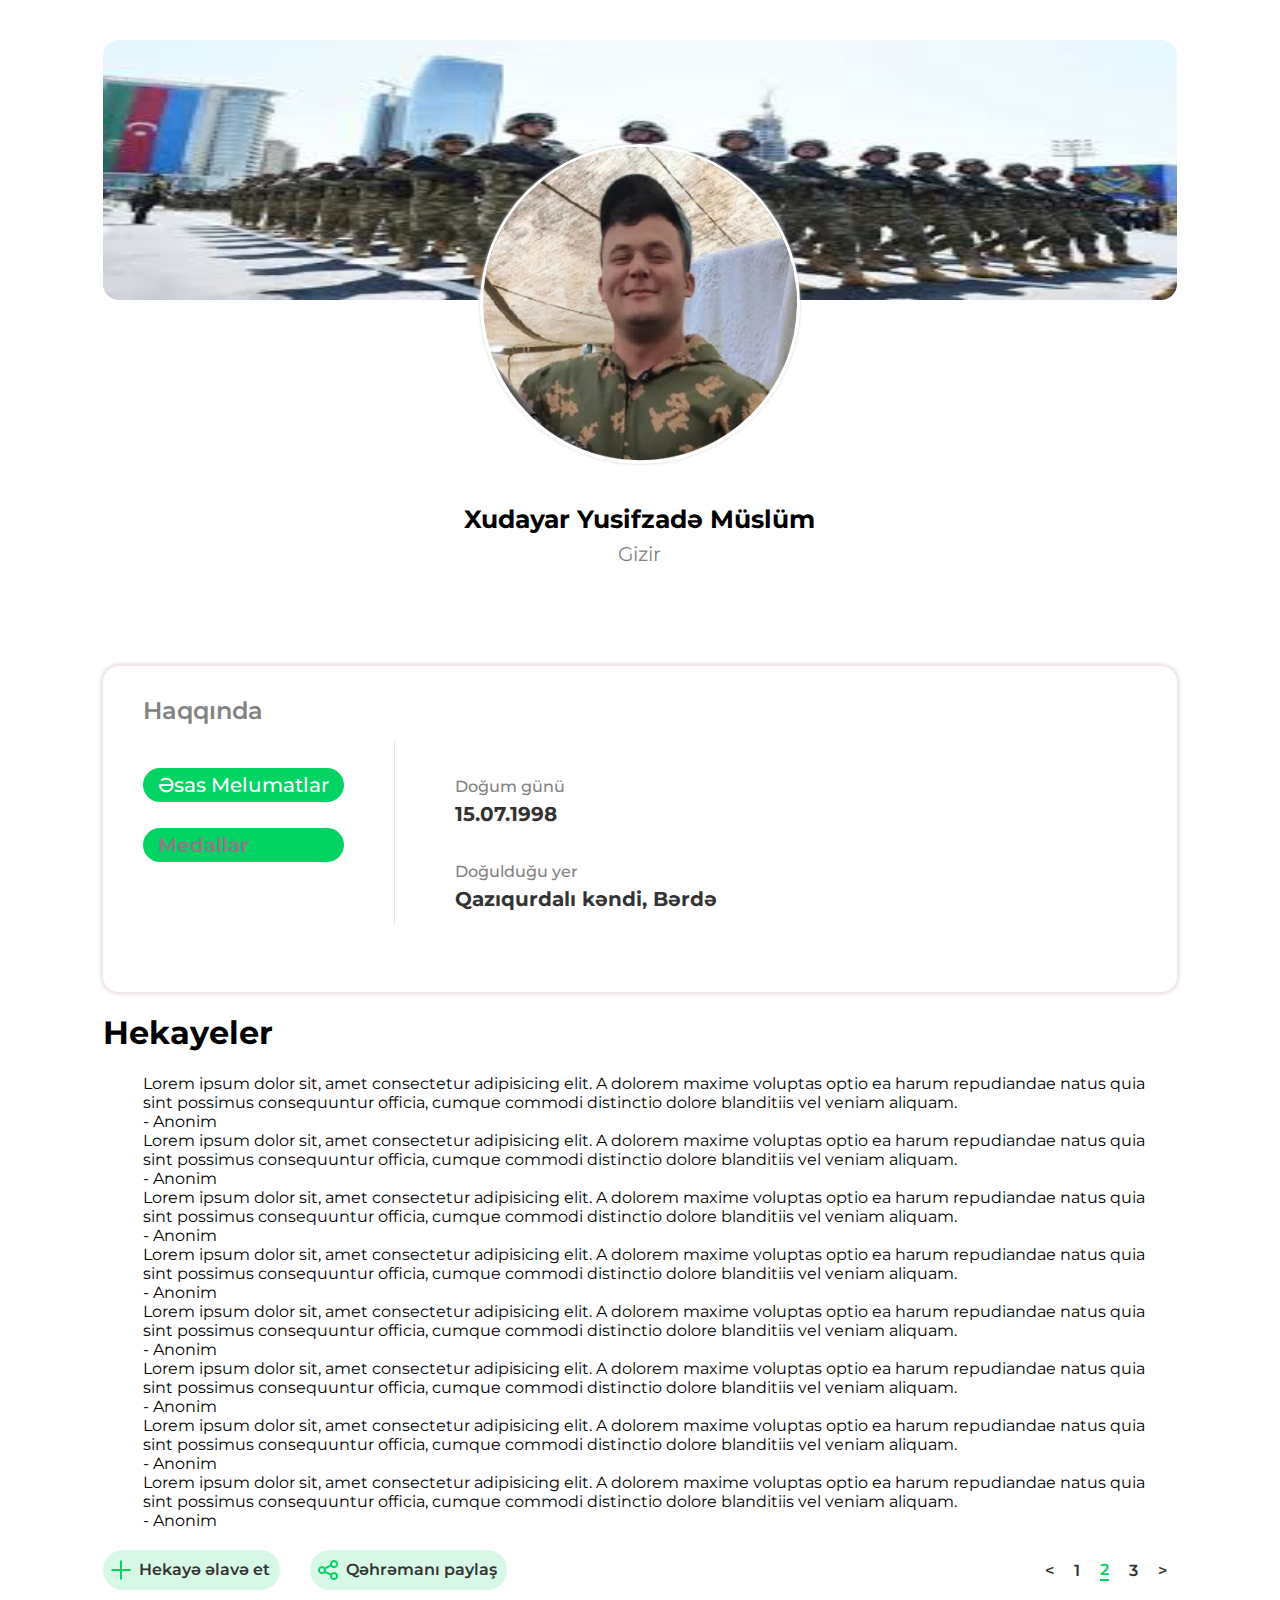
<file: design/index.html>
<!DOCTYPE html>
<html lang="en">
  <head>
    <meta charset="UTF-8" />
    <meta http-equiv="X-UA-Compatible" content="IE=edge" />
    <meta name="viewport" content="width=device-width, initial-scale=1.0" />
    <title>Document</title>
    <link rel="stylesheet" href="./css/style.css" />

    <link rel="preconnect" href="https://fonts.gstatic.com" />
    <link
      href="https://fonts.googleapis.com/css2?family=Montserrat:wght@300;600&display=swap"
      rel="stylesheet"
    />
  </head>
  <body>
    <div class="container">
      <div class="profile">
        <div class="wrapper-images">
          <img src="./images/background.jpg" class="background-image" />
          <div class="wrapper-profile-image">
            <img src="./images/xudayar.jpg" class="profile-image" />
          </div>
        </div>
        <div class="wrapper-profile-info">
          <div class="full-name">Xudayar Yusifzadə Müslüm</div>
          <div class="position">Gizir</div>
        </div>
      </div>

      <div class="section about">
        <div class="wrapper-header">
          <h1 class="header about-header">Haqqında</h1>
        </div>
        <div class="about-section">
          <div class="about-section-tabs">
            <div class="wrapper-tab">
              <h4 class="tab" id="main-info">Əsas Melumatlar</h4>
            </div>
            <div class="wrapper-tab">
              <h4 class="tab" id="medal-button">Medallar</h4>
            </div>
          </div>
          <div class="about-section-data" id="active">
            <div class="wrapper-data">
              <h3 name="label-birth" class="label">Doğum günü</h3>
              <h1 name="data-birth" class="data">15.07.1998</h1>
            </div>
            <div class="wrapper-data">
              <h3 name="label-birthplace" class="label">Doğulduğu yer</h3>
              <h1 name="data-birthplace" class="data">
                Qazıqurdalı kəndi, Bərdə
              </h1>
            </div>
          </div>

          <div class="about-section-data" id="medal-data">
            <p>"Vətən uğrunda" medalı</p>
            <p>"Azərbaycan bayrağı" ordeni</p>
            <p>"Zəngilanın azad olunmasına görə" medalı</p>
          </div>
        </div>
      </div>

      <div class="stories">
        <div class="wrapper-header">
          <h1 class="header stroies-header">Hekayeler</h1>
        </div>
        <ul>
          <div class="wrapper-story">
            <li class="story-text">
              Lorem ipsum dolor sit, amet consectetur adipisicing elit. A
              dolorem maxime voluptas optio ea harum repudiandae natus quia sint
              possimus consequuntur officia, cumque commodi distinctio dolore
              blanditiis vel veniam aliquam.
            </li>
            <span class="story-author">- Anonim</span>
          </div>
          <div class="wrapper-story">
            <li class="story-text">
              Lorem ipsum dolor sit, amet consectetur adipisicing elit. A
              dolorem maxime voluptas optio ea harum repudiandae natus quia sint
              possimus consequuntur officia, cumque commodi distinctio dolore
              blanditiis vel veniam aliquam.
            </li>
            <span class="story-author">- Anonim</span>
          </div>
          <div class="wrapper-story">
            <li class="story-text">
              Lorem ipsum dolor sit, amet consectetur adipisicing elit. A
              dolorem maxime voluptas optio ea harum repudiandae natus quia sint
              possimus consequuntur officia, cumque commodi distinctio dolore
              blanditiis vel veniam aliquam.
            </li>
            <span class="story-author">- Anonim</span>
          </div>
          <div class="wrapper-story">
            <li class="story-text">
              Lorem ipsum dolor sit, amet consectetur adipisicing elit. A
              dolorem maxime voluptas optio ea harum repudiandae natus quia sint
              possimus consequuntur officia, cumque commodi distinctio dolore
              blanditiis vel veniam aliquam.
            </li>
            <span class="story-author">- Anonim</span>
          </div>
          <div class="wrapper-story">
            <li class="story-text">
              Lorem ipsum dolor sit, amet consectetur adipisicing elit. A
              dolorem maxime voluptas optio ea harum repudiandae natus quia sint
              possimus consequuntur officia, cumque commodi distinctio dolore
              blanditiis vel veniam aliquam.
            </li>
            <span class="story-author">- Anonim</span>
          </div>
          <div class="wrapper-story">
            <li class="story-text">
              Lorem ipsum dolor sit, amet consectetur adipisicing elit. A
              dolorem maxime voluptas optio ea harum repudiandae natus quia sint
              possimus consequuntur officia, cumque commodi distinctio dolore
              blanditiis vel veniam aliquam.
            </li>
            <span class="story-author">- Anonim</span>
          </div>
          <div class="wrapper-story">
            <li class="story-text">
              Lorem ipsum dolor sit, amet consectetur adipisicing elit. A
              dolorem maxime voluptas optio ea harum repudiandae natus quia sint
              possimus consequuntur officia, cumque commodi distinctio dolore
              blanditiis vel veniam aliquam.
            </li>
            <span class="story-author">- Anonim</span>
          </div>
          <div class="wrapper-story">
            <li class="story-text">
              Lorem ipsum dolor sit, amet consectetur adipisicing elit. A
              dolorem maxime voluptas optio ea harum repudiandae natus quia sint
              possimus consequuntur officia, cumque commodi distinctio dolore
              blanditiis vel veniam aliquam.
            </li>
            <span class="story-author">- Anonim</span>
          </div>
        </ul>
      </div>

      <div class="wrapper-actions">
        <div class="add-story wrapper-actions-item">
          <img src="./images/add.png" alt="" />
          <span>Hekayə əlavə et</span>
        </div>

        <div class="share wrapper-actions-item">
          <img src="./images/share-alt 2.png" alt="" />
          <span>Qəhrəmanı paylaş</span>
        </div>

        <div class="pagination">
          <span class="page next-page"><</span>
          <span class="page">1</span>
          <span class="page current-page">2</span>
          <span class="page">3</span>
          <span class="page prev-page">></span>
        </div>
      </div>
    </div>

    <script src="js/script.js"></script>
  </body>
</html>
</file>
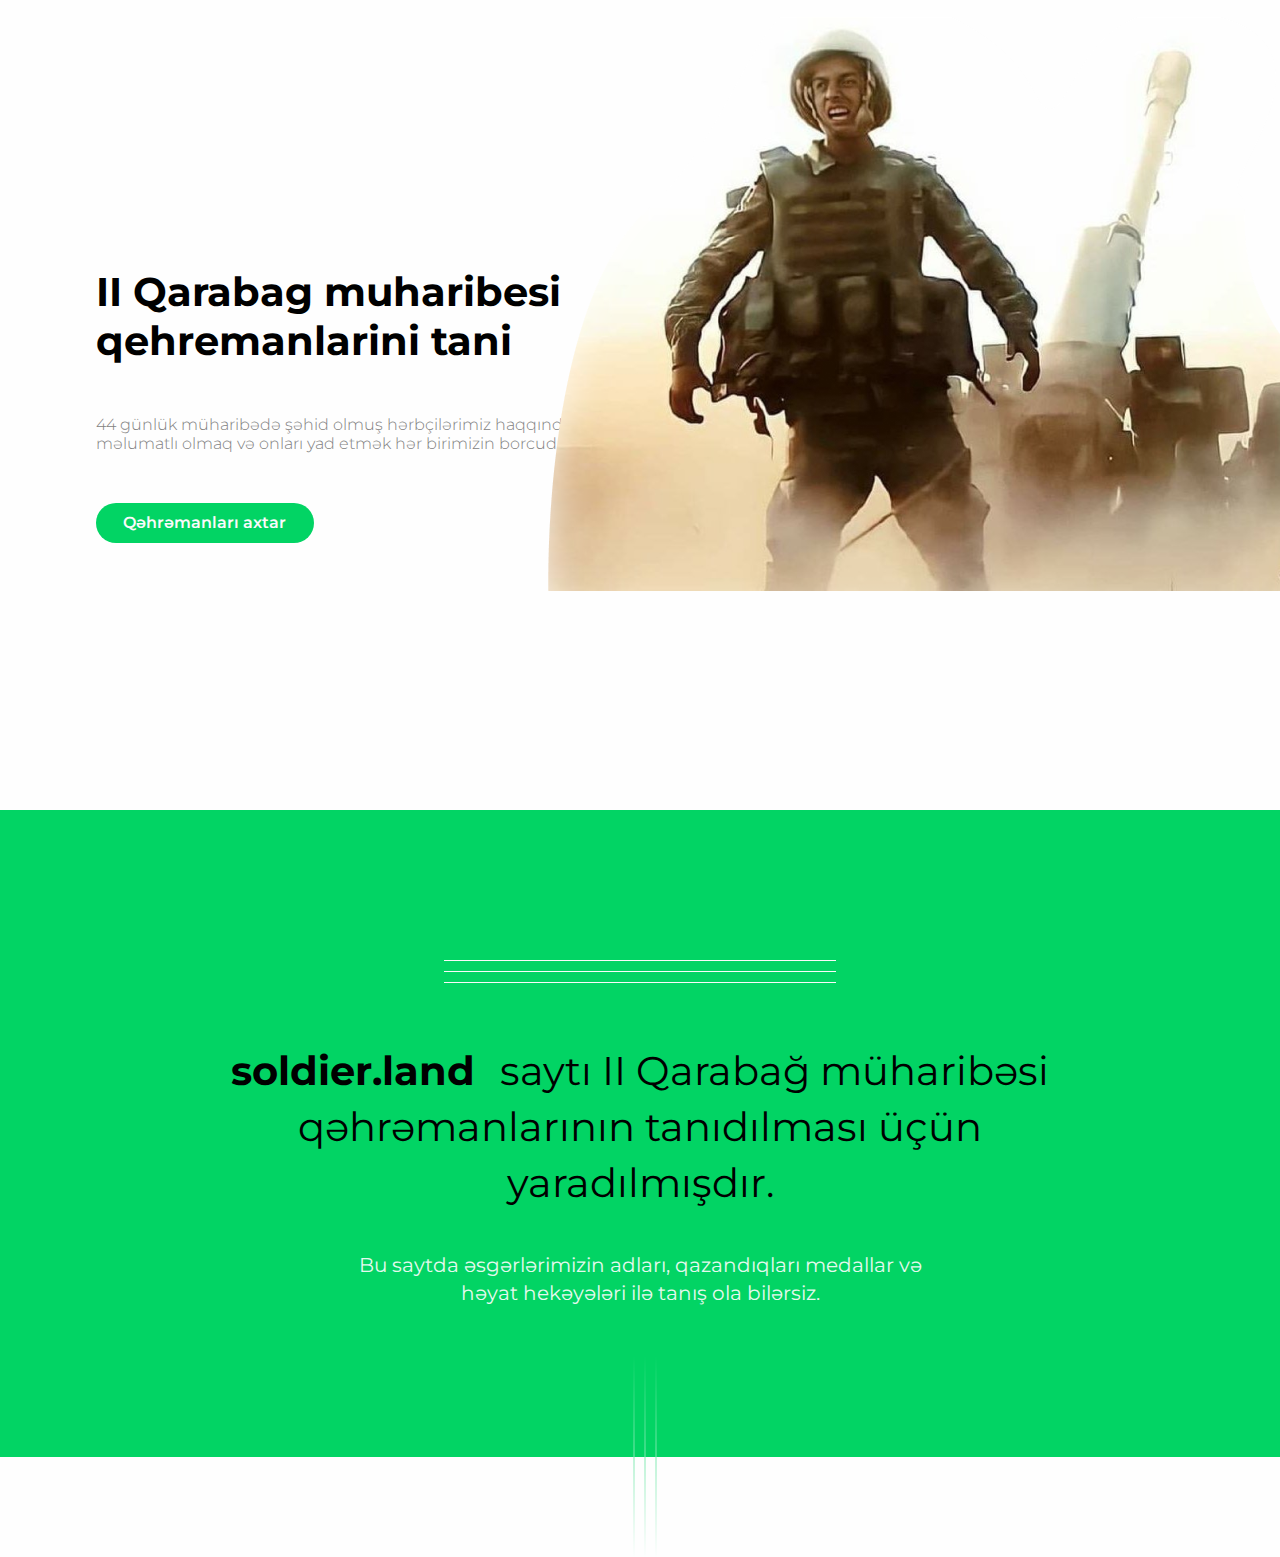
<file: design/landing.html>
<!DOCTYPE html>
<html lang="en">
  <head>
    <meta charset="UTF-8" />
    <meta http-equiv="X-UA-Compatible" content="IE=edge" />
    <meta name="viewport" content="width=device-width, initial-scale=1.0" />
    <link rel="stylesheet" href="./css/base.css" />
    <link rel="stylesheet" href="./css/landing.css" />

    <link
      href="https://fonts.googleapis.com/css2?family=Montserrat:wght@300;400;500;600&display=swap"
      rel="stylesheet"
    />
    <title>Document</title>
  </head>
  <body>
    <div class="section hero-section">
      <div class="container">
        <div class="land-text">
          <h1 class="land-title">II Qarabag muharibesi qehremanlarini tani</h1>
          <p class="land-body">
            44 günlük müharibədə şəhid olmuş hərbçilərimiz haqqında məlumatlı
            olmaq və onları yad etmək hər birimizin borcudur.
          </p>
        
          <!-- button -->
          <h4 class="button land-button">Qəhrəmanları axtar</h4>
        </div>

        <div class="land-image">
          <img src="./images/hero-image.png" alt="" />
        </div>
      </div>
    </div>

    <!-- change section name -->
    <div class="section about-section">
      <div class="horizontal">
        <div class="arrow"></div>
        <div class="arrow"></div>
        <div class="arrow"></div>
      </div>

      <p class="p-big">
        <span class="span-big">soldier.land</span> saytı II Qarabağ müharibəsi

        <span class="p-new-line">
          qəhrəmanlarının tanıdılması üçün yaradılmışdır.
        </span>
      </p>

      <p class="p-small">
        Bu saytda əsgərlərimizin adları, qazandıqları medallar və
        <span class="p-new-line">həyat hekəyələri ilə tanış ola bilərsiz.</span>
      </p>

      <div class="vertical">
        <div class="arrow"></div>
        <div class="arrow"></div>
        <div class="arrow"></div>
      </div>
    </div>
  </body>
</html>
</file>
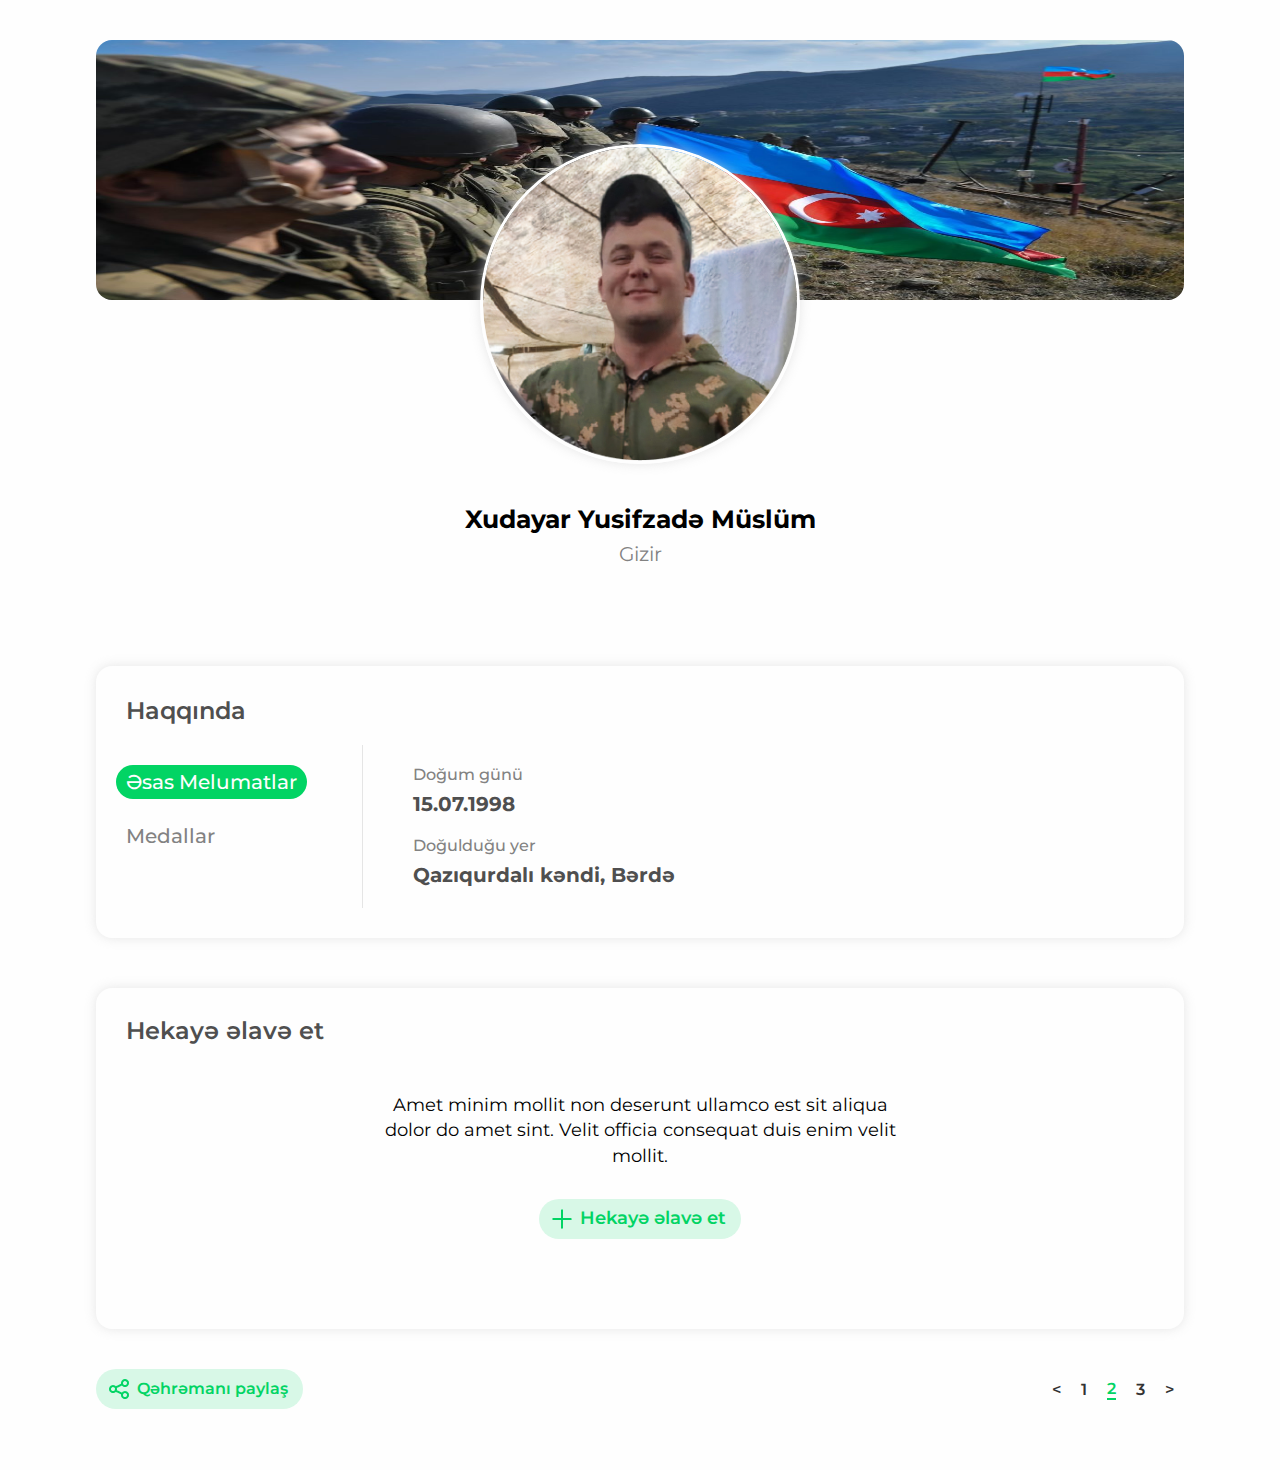
<file: design/profile.html>
<!DOCTYPE html>
<html lang="en">
  <head>
    <meta charset="UTF-8" />
    <meta http-equiv="X-UA-Compatible" content="IE=edge" />
    <meta name="viewport" content="width=device-width, initial-scale=1.0" />
    <title>Document</title>
    <link rel="stylesheet" href="./css/base.css" />
    <link rel="stylesheet" href="./css/profile.css" />

    <link rel="preconnect" href="https://fonts.gstatic.com" />
    <link
      href="https://fonts.googleapis.com/css2?family=Montserrat:wght@300;400;500;600&display=swap"
      rel="stylesheet"
    />
  </head>
  <body>
    <div class="container">
      <div class="profile">
        <div class="wrapper-images">
          <div class="wrapper-background">
            <div class="overlay-bg"></div>
            <img src="./images/cover.jpg" class="background-image" />
          </div>
          <div class="wrapper-profile-image">
            <img src="./images/xudayar.jpg" class="profile-image" />
          </div>
        </div>
        <div class="wrapper-profile-info">
          <div class="full-name">Xudayar Yusifzadə Müslüm</div>
          <div class="position">Gizir</div>
        </div>
      </div>

      <div class="section about">
        <div class="wrapper-header">
          <h1 class="header about-header">Haqqında</h1>
        </div>
        <div class="about-section">
          <div class="about-section-tabs">
            <div class="wrapper-tab active">
              <h4 class="tab" id="main-button">Əsas Melumatlar</h4>
            </div>
            <div class="wrapper-tab">
              <h4 class="tab" id="medal-button">Medallar</h4>
            </div>
          </div>
          <div class="about-section-data active" id="main-data">
            <div class="wrapper-data">
              <h3 name="label-birth" class="label">Doğum günü</h3>
              <p name="data-birth" class="data">15.07.1998</p>
            </div>
            <div class="wrapper-data">
              <h3 name="label-birthplace" class="label">Doğulduğu yer</h3>
              <p name="data-birthplace" class="data">
                Qazıqurdalı kəndi, Bərdə
              </p>
            </div>
          </div>

          <div class="about-section-data" id="medal-data">
            <div class="wrapper-data">
              <p class="data">"Vətən uğrunda" medalı</p>
            </div>
            <div class="wrapper-data">
              <p class="data">"Azərbaycan bayrağı" ordeni</p>
            </div>
            <div class="wrapper-data">
              <p class="data">"Zəngilanın azad olunmasına görə" medalı</p>
            </div>
          </div>
        </div>
      </div>

      <div class="wrapper-stories">
        <div class="wrapper-header">
          <!-- <h1 class="header stories-header">Hekayələr</h1> -->
          <h1 class="header stories-header">Hekayə əlavə et</h1>
        </div> 

        <div class="empty-stories">
          <div class="story-info">
            <p>
              Amet minim mollit non deserunt ullamco est sit aliqua dolor do
              amet sint. Velit officia consequat duis enim velit mollit.
            </p>
          </div>

          <div class="add-story add-story--centered wrapper-actions-item">
            <img src="./images/add.png" alt="" />
            <span class="actions-span" style="cursor: pointer;">Hekayə əlavə et</span>
          </div>
        </div> 


        <div class="wrapper-form">

          <form >
            <div class="form-content">
              <div class="two-input">
                <div class="wrapper-input">
                  <label for="name" class="story-label">Ad</label>
                  <input class="story-input-name story-input error" type="text " id="name" placeholder="Murad">
                  <small class="message error">Error!</small>
                </div>

                <div class="wrapper-input">
                  <label for="telephone" class="story-label">Nömrə</label>
                  <input class="story-input-number story-input" type="tel" id="telephone" placeholder="+994774581220">
                </div>
              </div>

              <div class="wrapper-input">
                <label for="story" class="story-label">Hekayə</label>
                <textarea class="story-input story-input-textarea" placeholder="Lorem, ipsum dolor sit amet consectetur adipisicing elit. Quos, error! Minus, saepe facilis, esse quis suscipit eos ut possimus consequuntur odio, molestiae et neque dolore. Vel impedit maxime itaque in!"></textarea>
              </div>
            </div>
          </form>

        </div>



        <!-- <ul class="stories"> 
          <div class="wrapper-story">
            <li class="story-text">
              Lorem ipsum dolor sit, amet consectetur adipisicing elit. A
              dolorem maxime voluptas optio ea harum repudiandae natus quia sint
              possimus consequuntur officia, cumque commodi distinctio dolore
              blanditiis vel veniam aliquam.
            </li>
            <span class="story-author">- Anonim</span>
          </div>
          <div class="wrapper-story">
            <li class="story-text">
              Lorem ipsum dolor sit, amet consectetur adipisicing elit. A
              dolorem maxime voluptas optio ea harum repudiandae natus quia sint
              possimus consequuntur officia, cumque commodi distinctio dolore
              blanditiis vel veniam aliquam.
            </li>
            <span class="story-author">- Anonim</span>
          </div>
          <div class="wrapper-story">
            <li class="story-text">
              Lorem ipsum dolor sit, amet consectetur adipisicing elit. A
              dolorem maxime voluptas optio ea harum repudiandae natus quia sint
              possimus consequuntur officia, cumque commodi distinctio dolore
              blanditiis vel veniam aliquam.
            </li>
            <span class="story-author">- Anonim</span>
          </div>
          <div class="wrapper-story">
            <li class="story-text">
              Lorem ipsum dolor sit, amet consectetur adipisicing elit. A
              dolorem maxime voluptas optio ea harum repudiandae natus quia sint
              possimus consequuntur officia, cumque commodi distinctio dolore
              blanditiis vel veniam aliquam.
            </li>
            <span class="story-author">- Anonim</span>
          </div>
          <div class="wrapper-story">
            <li class="story-text">
              Lorem ipsum dolor sit, amet consectetur adipisicing elit. A
              dolorem maxime voluptas optio ea harum repudiandae natus quia sint
              possimus consequuntur officia, cumque commodi distinctio dolore
              blanditiis vel veniam aliquam.
            </li>
            <span class="story-author">- Anonim</span>
          </div>
          <div class="wrapper-story">
            <li class="story-text">
              Lorem ipsum dolor sit, amet consectetur adipisicing elit. A
              dolorem maxime voluptas optio ea harum repudiandae natus quia sint
              possimus consequuntur officia, cumque commodi distinctio dolore
              blanditiis vel veniam aliquam.
            </li>
            <span class="story-author">- Anonim</span>
          </div>
          <div class="wrapper-story">
            <li class="story-text">
              Lorem ipsum dolor sit, amet consectetur adipisicing elit. A
              dolorem maxime voluptas optio ea harum repudiandae natus quia sint
              possimus consequuntur officia, cumque commodi distinctio dolore
              blanditiis vel veniam aliquam.
            </li>
            <span class="story-author">- Anonim</span>
          </div>
          <div class="wrapper-story">
            <li class="story-text">
              Lorem ipsum dolor sit, amet consectetur adipisicing elit. A
              dolorem maxime voluptas optio ea harum repudiandae natus quia sint
              possimus consequuntur officia, cumque commodi distinctio dolore
              blanditiis vel veniam aliquam.
            </li>
            <span class="story-author">- Anonim</span>
          </div>
        </ul>  -->
      </div>

      <div class="wrapper-actions">
        <!-- <div class="add-story wrapper-actions-item">
          <img src="./images/add.png" alt="" />
          <span class="actions-span">Hekayə əlavə et</span>
        </div>  -->

        <div class="share wrapper-actions-item">
          <img src="./images/share-alt 2.png" alt="" />

          <span class="actions-span">Qəhrəmanı paylaş</span>
        </div>

        <div class="pagination">
          <span class="page next-page"><</span>
          <span class="page">1</span>
          <span class="page current-page">2</span>
          <span class="page">3</span>
          <span class="page prev-page">></span>
        </div>
      </div>
    </div>

    <script src="js/script.js"></script>
  </body>
</html>
</file>
<file: design/css/style.css>
* {
  box-sizing: border-box;
}

:root {
  --profile-size: 320px;
  --gray-1: #333333;
  --gray-2: #4f4f4f;
  --gray-3: #828282;
}
@media (max-width: 768px) {
  :root {
    --profile-size: 320px;
    --gray-1: #333333;
    --gray-2: #4f4f4f;
    --gray-3: #828282;
  }
}
html {
  font-family: "Montserrat", sans-serif;
}

ul,
ol {
  list-style-type: none;
}

.container {
  width: 85%;
  margin: 40px auto;
}

/* HEAD */
.profile {
  display: flex;
  flex-direction: column;
  justify-content: center;
  align-items: center;
}

.wrapper-images {
  width: 100%;
}

.background-image {
  width: 100%;
  height: 260px;
  border-radius: 16px;
  position: relative;
}
.wrapper-profile-image {
  height: var(--profile-size);
  width: var(--profile-size);
  overflow: hidden;
  position: absolute;
  left: 50%;
  transform: translate(-50%, -50%);
  border: 3px solid rgb(255, 255, 255);
  border-radius: 50%;
  box-shadow: 0px 0px 3px #cbcbcb; /* BOX SHADOW */
}
.profile-image {
  display: block;
  margin: auto;
  position: relative;
  height: 100%;
  width: 100%;
}

.wrapper-profile-info {
  text-align: center;
  margin-top: calc(var(--profile-size) / 2 + 40px);
}

.full-name {
  font-size: 25px;
  font-weight: bold;
}

.position {
  margin-top: 8px;
  text-align: center;
  /* font-family: "Montserrat", sans-serif; */
  font-size: 20px;
  color: var(--gray-3);
}

/* END HEAD */

/* ABOUT SECTION */
.about {
  width: 100%;
  height: 326px;
  background-color: #ffff;
  border-radius: 16px;
  box-shadow: 0 0 3px 3px #f0e7e7; /* BOX SHADOW */
  margin-top: 100px;
  padding-left: 40px;
}

.tab {
  cursor: pointer;
  font-size: 20px;
  color: #fff;
  font-family: "Montserrat", sans-serif;
  font-weight: 500;
  border-radius: 30px;
  background-color: #02d464;
  padding: 5px 15px;
}

#main-info,
#medal-button {
  /* cursor: pointer; */
}

#active-1 {
  display: block;
}

#active {
  display: block;
}

.about-section {
  display: flex;
}

.about-section-data {
  margin-left: 50px;
  padding-left: 60px;
  border-left: 1px solid #e5e5e5;
}

.about-section-data .medal-mem {
  font-family: "Montserrat", sans-serif;
  font-size: 20px;
  font-weight: 600;
}

#medal-data{
  display: none;
}

.wrapper-header .about-header {
  font-size: 24px;
  font-family: "Montserrat", sans-serif;
  font-weight: 600;
  color: #828282;
  padding-top: 30px;
}

#main-info {
  /* font-size: 20px;
  color: #fff;
  font-family: "Montserrat", sans-serif;
  font-weight: 100;
  border-radius: 30px;
  background-color: #02d464;
  padding: 5px 15px; */
}

#medal-button {
  font-size: 20px;
  font-family: "Montserrat", sans-serif;
  color: #828282;
  font-weight: 700;
  padding-left: 15px;
}

.wrapper-data .label {
  font-family: "Montserrat", sans-serif;
  color: #828282;
  font-size: 16px;
  font-weight: 500;
  margin-bottom: 2px;
  padding-bottom: 2px;
  padding-top: 20px;
}

.wrapper-data .data {
  margin-top: 2px;
  padding-top: 2px;
  font-size: 20px;
  color: #333;
  font-weight: 700;
  font-family: "Montserrat", sans-serif;
}

.place {
  color: #828282;
  font-size: 16px;
  font-family: "Montserrat", sans-serif;
  font-weight: 400;
  margin-top: 20px;
  margin-bottom: 0;
  padding-bottom: 0;
}

.birthplace {
  padding-top: 0;
  margin-top: 0;
  color: #4f4f4f;
  font-family: "Montserrat", sans-serif;
  font-size: 20px;
}

/* STORIES */
.wrapper-stories {
  /* width: 100%; */

  background-color: #fff;
  border-radius: 16px;
  box-shadow: 0 0 3px 3px #f0e7e7; /* BOX SHADOW */
  margin-top: 50px;
  margin-bottom: 40px;
  /* height: auto; */
  padding: 0 40px;
}

.wrapper-stories .stroies-header {
  color: #828282;
  font-family: "Montserrat", sans-serif;
  font-size: 24px;
  font-weight: 600;
  padding-bottom: 30px;
  padding-top: 20px;
}

.wrapper-stories .story-author {
  display: block;
  /* margin-top: 10px; */
  padding-bottom: 50px;
  color: #4f4f4f;
  font-size: 20px;
  font-family: "Montserrat", sans-serif;
  font-weight: 400;
}

.wrapper-stories .stories  {
  padding-left: 0;
}

.wrapper-stories .stories .story-text {
  padding-bottom: 10px;
  color: #4f4f4f;
  font-size: 20px;
  font-family: "Montserrat", sans-serif;
  font-weight: 400;
}

.wrapper-actions {
  margin-top: 20px;
  margin-bottom: 60px;
  display: flex;
  justify-content: flex-start;
  
  /* general css for this section */
  color: #333;
  font-size: 16px;
  font-weight: 600;
}

.wrapper-actions-item {
  border-radius: 30px;
  height: 40px;
  /* width: 188.72px;  add padding instead*/ 
  padding-right: 10px; 
  background-color: #d8f8e7;
  display: flex;
  /* justify-content: center; */
  align-items: center;
}


.actions-span {
  color: #02d464;
}

.share {
  margin-left: 30px;
  /* width: 200px; */
}

.pagination {
  display: flex;
  align-items: center;
  /* margin-left: 50%; */
  margin-left: auto;
}

.pagination .page {
  padding: 10px;
}

.pagination .current-page {
  color: #02d464;
}

.pagination .current-page::after {
  content: "";
  display: block;
  width: 100%;
  height: 2px;
  background-color: #02d464;
}


/* JAVASCRIPT CSS */

#medal-button.medal-js{
    background-color: #02d464;
    font-weight: 100;
    border-radius: 30px;
    color: #fff;
    padding: 5px 15px;
    margin-left: 5px;
}

#main-info.main-js{
  color: #828282;
  background-color: #fff;
  border-radius: none;
  font-weight: 700;
}

#medal-button.medal-js-1{

  color: #828282;
  background-color: #fff;
  border-radius: none;
  font-weight: 700;

}

#main-info.main-js-1{
    background-color: #02d464;
    font-weight: 100;
    border-radius: 30px;
    color: #fff;
    padding: 5px 15px;
    margin-left: 5px;

}

/* END JAVASCRIPT CSS */
</file>
<file: design/css/base.css>
/* BASE CSS FOR PROJECT */

* {
  box-sizing: border-box;
  margin: 0;
  padding: 0;
}

:root {
  --profile-size: 320px;
  --gray-1: #333333;
  --gray-2: #4f4f4f;
  --gray-3: #828282;
  --gray-4: #BDBDBD;
  --slight-grey: #e5e5e5;
  --white: #fefefe;
  --main-green: #02D464;
  --bg-green: #D8F8E7;
  --box-shadow: 0 0 12px rgb(216, 216, 216, 0.65);
}
@media (max-width: 768px) {
  :root {
    --profile-size: 280px;
  }
}
html {
  font-family: "Montserrat", sans-serif;
  background-color: var(--white);
}

ul,
ol {
  list-style-type: none;
}

.container {
  width: min(85%, 1100px);
  margin: 40px auto;
}

.header {
  font-size: 24px;
  font-weight: 600;
  color: var(--gray-2);
  font-size: 24px;
  font-weight: 600;
  margin-bottom: 20px;
}
</file>
<file: design/css/landing.css>
/* HERO SECTION */

.hero-section {
  height: 90vh;
  background-color: var(--white);
  display: flex;
  align-items: center;
  margin: 0;
}

.land-title {
  font-size: 40px;
  font-weight: 700;
  text-align: left;
}

.land-body {
  font-weight: 300;
  font-size: 16px;
  color: #828282;
  margin: 50px 0;
}

.land-button {
  height: 40px;
  background-color: var(--main-green);
  color: #fafafa;
  border-radius: 30px;
  padding: 10px 0;

  /* fixed width */
  width: 65%;
  text-align: center;
  font-weight: 600;
  font-size: 16px;

  /* double width */
  width: 40%;
  cursor: pointer;
}

.land-image {
  position: absolute;
  right: 0;
  top: -14px;
}

.land-text {
  width: 50%;
}

/* END HERO SECTION */

/* ********************************************************************************** */

/* ABOUT SECTION */

.about-section {
  text-align: center;
  padding: 150px;
  background-color: var(--main-green);
  display: flex;
  justify-content: center;
  align-items: center;
  flex-direction: column;
  position: relative;
}

.arrow {
  border-bottom: 1px solid #fafafa;
  margin-bottom: 10px;
}

.horizontal {
  width: min(40%, 450px);
  margin-bottom: 50px;
}

.vertical {
  width: 200px;
  position: absolute;
  bottom: 0px;
  left: 50%;
  transform: translateX(calc(-50% - 16.5px)) rotate(90deg);
  transform-origin: bottom center;
}

.vertical .arrow {
  border-image-slice: 1;
  border-image-source: linear-gradient(
    to left,
    var(--white),
    var(--main-green)
  );
}

.p-big {
  font-family: Montserrat;
  font-style: normal;
  font-size: 40px;
  line-height: 140%;
  color: var(--bright-white);
  width: 85%;
}

.span-big {
  font-weight: bold;
  margin-right: 15px;
}

.p-small {
  /* no fixed width */
  width: 85%;
  font-family: Montserrat;
  font-style: normal;
  font-size: 20px;
  line-height: 140%;
  color: var(--white);
  opacity: 0.9;
  margin-top: 40px;
  font-size: 20px;
}

.p-new-line {
  display: block;
}

.hero-birthdays {
  margin-top: 100px;
}

.hero-birthdays-title,
.hero-birthdays-content {
  text-align: center;
  margin-top: 20px;
}

.table-wrapper {
  margin-top: 30px;
  box-shadow: 0px 0px 14px rgba(216, 216, 216, 0.65);
  border-radius: 16px;
  background-color: #fefefe;
}

.hero-table {
  margin-top: 60px;
  border-collapse: collapse;
  width: 100%;
}

.hero-table-row {
  border-bottom: 1px solid #4f4f4f;
}

.hero-table-row td {
  padding: 20px 20px;
  font-weight: 500;
  font-size: 20px;
  color: #4f4f4f;
}

.hero-table-row:last-child {
  border-bottom: none;
}

/* search-section */

.search-section {
  margin-top: 80px;
}

.search-section .container {
  display: flex;
  align-items: center;
}

/* .search-header {
  font-weight: bold;
  font-size: 40px;
  text-align: left;
} */

/* .search-content {
  font-weight: 500;
  font-size: 16px;
  margin: 40px 0;
  color: var(--gray-3);
} */

/* .search-button {
  background: #02d464;
  border-radius: 30px;
  color: #fafafa;
  padding: 10px 15px;
  width: 151px;
  text-align: center;
} */

.second-search-part {
  width: 55%;
}

body {
  overflow-x: hidden;
}

/* MAPPY */

.map-section {
  position: relative;
  min-height: 500px;
  display: flex;
  align-items: center;
  flex-direction: column;
  justify-content: center;
}

.navigation {
  position: absolute;
  bottom: 0;
  display: flex;
  align-items: center;
  flex-direction: column;
  justify-content: center;
}
.region-nav {
  color: var(--main-green);
  font-weight: 600;
}
.map-body {
  text-align: center;
}
.map-text {
  font-size: 40px;
  font-weight: 500;
}
.map-text-highlighted {
  font-size: 50px;
  font-weight: bold;
}
.map-extra-info {
  margin: auto;
  margin-top: 60px;
  font-size: 16px;
  width: min(600px, 80%);
  color: var(--gray-3);
}
.map-img {
  height: 90%;
  min-width: 400px;
  position: absolute;
  top: 50px;
  right: 7.5vw;
  z-index: -1;
}
.map-img svg {
  height: 100%;
  width: 100%;
}
@media (min-width: 1300px) {
  .map-img {
    left: calc(1100px + (100% - 1100px) / 2 - 300px);
  }
}

/* RESPONSIVE */
</file>
<file: design/css/profile.css>
/* ================

START - HEAD

*/



.profile {
  display: flex;
  flex-direction: column;
  justify-content: center;
  align-items: center;
}

.wrapper-images {
  width: 100%;
}

.background-image {
  width: 100%;
  height: 260px;
  border-radius: 16px;
  position: relative;
}

.wrapper-profile-image {
  height: var(--profile-size);
  width: var(--profile-size);
  overflow: hidden;
  position: absolute;
  left: 50%;
  transform: translate(-50%, -50%);
  border: 3px solid var(--white);
  border-radius: 50%;
  box-shadow: var(--box-shadow);
}

.profile-image {
  display: block;
  margin: auto;
  position: relative;
  height: 100%;
  width: 100%;
}

.wrapper-profile-info {
  text-align: center;
  margin-top: calc(var(--profile-size) / 2 + 40px);
}

.full-name {
  font-size: 25px;
  font-weight: bold;
}

.position {
  margin-top: 8px;
  text-align: center;
  font-size: 20px;
  color: var(--gray-3);
}

/* 

END - HEAD

================ */

/* ================

START - ABOUT

*/

.about {
  width: 100%;
  border-radius: 16px;
  box-shadow: var(--box-shadow);
  margin-top: 100px;
  padding: 30px;
}

.about-section {
  position: relative;
  left: -5px;
  min-height: 163px;
  margin-top: 20px;
  display: flex;
}

.wrapper-tab {
  margin-top: 20px;
  cursor: pointer;
  position: relative;
  left: -5px;
  
  
}

.tab {
  display: inline-block;
  font-size: 20px;
  font-weight: 500;
  border-radius: 30px;
  padding: 5px 10px;
  color: var(--gray-3);
  
}

/* design of tab if active */
.active > .tab {
  color: var(--white);
  background-color: var(--main-green);
}

.about-section-data {
  display: none;
  margin-left: 50px;
  padding-top: 20px;
  padding-left: 50px;
  border-left: 1px solid var(--slight-grey);
}

.about-section-data.active {
  display: block;
}

.wrapper-data {
  margin-bottom: 20px;
}

.wrapper-data .label {
  color: var(--gray-3);
  font-size: 16px;
  font-weight: 500;
  margin-bottom: 4px;
  padding-bottom: 4px;
}

.wrapper-data .data {
  font-size: 20px;
  color: var(--gray-2);
  font-weight: 700;
}

/* 

END - ABOUT

================ */

/* ================

START - STORIES

*/

.wrapper-stories {
  min-height: 340px;
  border-radius: 16px;
  box-shadow: var(--box-shadow);
  margin-top: 50px;
  margin-bottom: 40px;
  padding: 30px;
  font-size: 18px;
  line-height: 140%;
  font-weight: 400;
}

/* inherits from .header */
.stories-header {
  margin-bottom: 30px;
}

.wrapper-story {
  margin-bottom: 30px;
}

.wrapper-story:last-of-type {
  margin-bottom: 0px;
}

.story-text {
  color: var(--gray-2);
  margin-bottom: 10px;
}

.story-author {
  color: var(--gray-3);
  display: block;
  font-weight: 500;
}

/* 

END - STORIES

================ */

/* ================
START - EMPTY STORIES 

*/

.empty-stories {
  padding-bottom: 60px; /* there is padding in wrapper-stories*/
  width: 50%;
  margin: 0 auto;
  margin-top: 50px;
  display: flex;
  flex-direction: column;
  align-items: center;
  justify-content: center;
}

.story-info {
  text-align: center;
}

/* to center button properly */
.add-story.add-story--centered {
  margin-top: 30px;
  margin-right: 0px;
}

/* 

END EMPTY STORIES CSS 

================ */

/* ================

START - WRAPPER ACTIONS 

*/

.wrapper-actions {
  margin-top: 20px;
  margin-bottom: 60px;
  display: flex;
  justify-content: flex-start;

  /* general css for this section */
  color: var(--gray-1);
  font-size: 16px;
}

.wrapper-actions-item {
  border-radius: 30px;
  height: 40px;
  padding: 0 15px 0 5px;
  background-color: var(--bg-green);
  display: flex;
  align-items: center;
  font-weight: 600;
  margin-right: 30px; 
}
.share {
  font-weight: 600;
}
.actions-span {
  color: var(--main-green);
}

.pagination {
  display: flex;
  align-items: center;
  margin-left: auto;
  font-weight: 600;
}

.pagination .page {
  padding: 10px;
}

.pagination .current-page {
  color: var(--main-green);
}

.pagination .current-page::after {
  content: "";
  display: block;
  width: 100%;
  height: 2px;
  background-color: var(--main-green);
}

/* 

END - WRAPPER ACTIONS

================  */



/* Media Query */


@media only screen and (max-width:768px){
  .about-section-data{
    border-left: none;
    margin-left: 0;
    padding-left: 0;
    border-top:1px solid var(--slight-grey) ;
    
  } 

  .about-section-tabs{
    display: flex;
    padding-bottom: 10px;
  }

  .about-section{
    display: flex;
    flex-direction: column; 
  }

  .full-name .pagination{
    font-size: 20px;
  }

  .position , .header{
    font-size:18px;
  }
  
  .tab {
    font-size:14px
  }
  
  .wrapper-data .label {
    color: var(--gray-3);
    font-size: 14px;
  }

  .wrapper-data .data {
    font-size: 18px;
  }
  
  .wrapper-story{
    font-size:16px
  }

  .pagination , .actions-span{
    font-size:14px
  }

  .two-input input{
    width: 100%;
    margin-right: 0;
  }

  .two-input{
    display: flex;
    flex-direction: column;
  }


  



  
}







/* End Media Query */


/* BACKGORUND IMAGE */

.backgorund{
  width: 100%;
  height: 300px;
  background-image: url('../images/background.jpg');
  background-position: center;
  background-repeat: no-repeat;
  background-size: contain;

}




/* STORY FORM */
.input-area{
  display: flex;
  flex-direction: column;
  margin-bottom: 20px;


}




.input-area label{
  /* display: flex;
  justify-content: center; */
  margin-bottom: 10px;
  color: #BDBDBD;
  position:relative;
  right: -4px;

  
}

.two-input{
  display: flex;
  
}

.two-input .input-area{
  width: 100%;
  
}

.two-input .input-area input{
  background: rgba(216, 248, 231, 0.25);
  border: 1px solid #02D464;
  border-radius: 10px;
  height: 40px;
  padding: 5px 10px;
  outline: none;
  font-size: 16px;
  font-weight: 400;
  font-family: 'Montserrat', sans-serif;

}

.two-input .input-area:nth-child(1){
  margin-right: 20px;
}

.story-input textarea{
  background: rgba(216, 248, 231, 0.25);
  border: 1px solid #BDBDBD;
  border-radius: 16px;
  height: 200px;
  outline: none;
  padding: 15px 15px;
  font-size: 16px;
  font-weight: 400;
  color: #BDBDBD;
  font-family:inherit
}

/* END STORY FORM */
</file>
